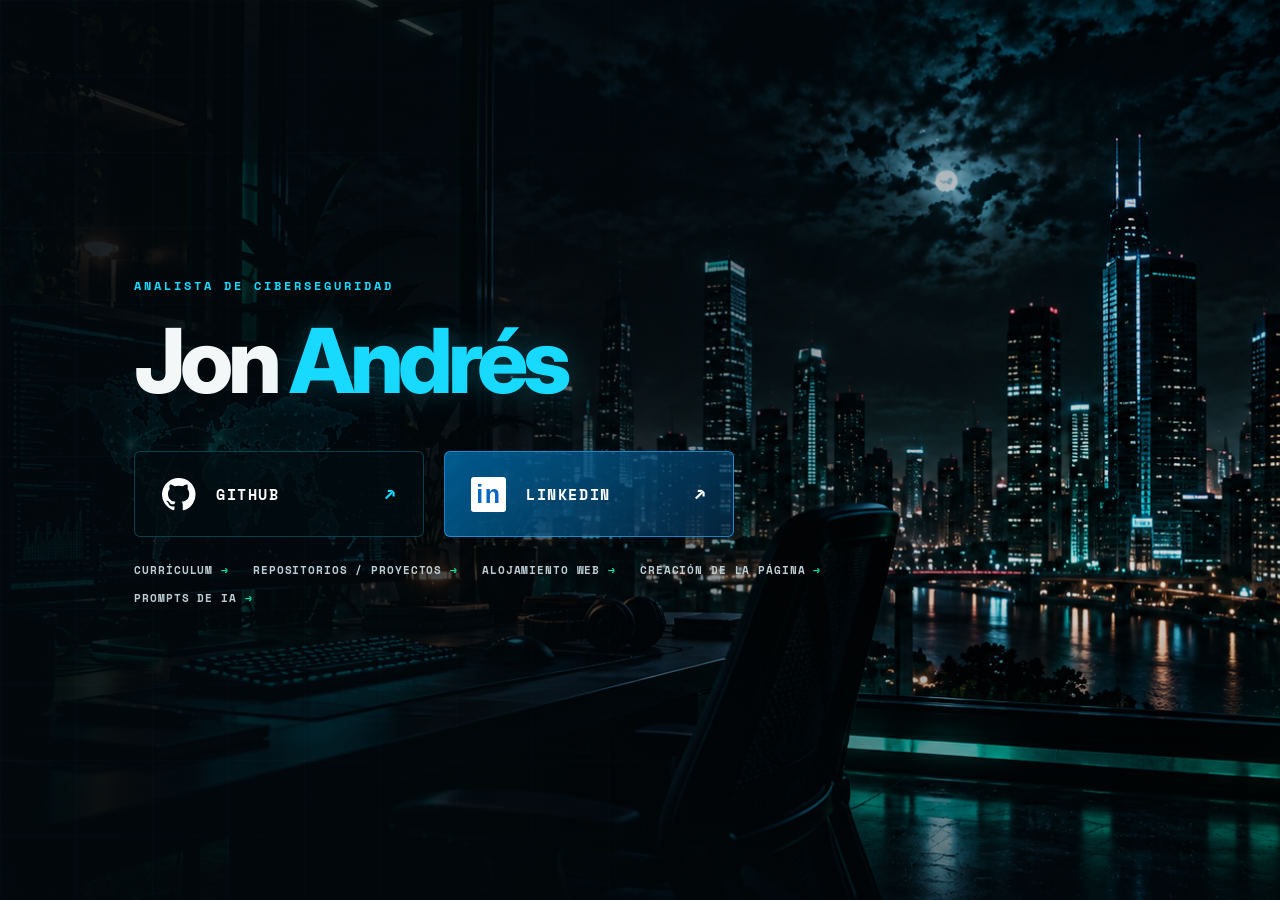
<file: index.html>
<!DOCTYPE html>
<html lang="es">
<head>
  <meta charset="UTF-8">
  <meta name="viewport" content="width=device-width, initial-scale=1.0">
  <meta name="description" content="Portfolio personal de Jon Andrés, Analista de Ciberseguridad.">
  <meta name="theme-color" content="#02080c">
  <title>Jon Andrés | Analista de Ciberseguridad</title>
  <link rel="preconnect" href="https://fonts.googleapis.com">
  <link rel="preconnect" href="https://fonts.gstatic.com" crossorigin>
  <link href="https://fonts.googleapis.com/css2?family=Inter:wght@400;500;600;700;800&family=Space+Mono:wght@400;700&display=swap" rel="stylesheet">
  <link rel="stylesheet" href="style.css">
</head>

<body>
  <main class="hero">
    <div class="hero-background" aria-hidden="true"></div>
    <div class="hero-overlay" aria-hidden="true"></div>
    <div class="hero-grid" aria-hidden="true"></div>

    <section class="hero-content">
      <p class="eyebrow">ANALISTA DE CIBERSEGURIDAD</p>

      <h1>Jon <span>Andrés</span></h1>

      <div class="actions">
        <a class="social-button github" href="https://github.com/jooonw2" target="_blank" rel="noopener noreferrer">
          <span class="github-icon" aria-hidden="true">
            <svg viewBox="0 0 24 24" fill="currentColor">
              <path d="M12 .7a11.3 11.3 0 0 0-3.57 22.02c.57.1.78-.25.78-.55v-2.14c-3.17.69-3.84-1.34-3.84-1.34-.52-1.33-1.27-1.69-1.27-1.69-1.04-.71.08-.7.08-.7 1.15.08 1.75 1.18 1.75 1.18 1.02 1.75 2.68 1.25 3.33.96.1-.74.4-1.25.73-1.54-2.53-.29-5.19-1.27-5.19-5.65 0-1.25.45-2.27 1.18-3.07-.12-.29-.51-1.46.11-3.04 0 0 .96-.31 3.13 1.17a10.86 10.86 0 0 1 5.7 0c2.17-1.48 3.13-1.17 3.13-1.17.62 1.58.23 2.75.11 3.04.73.8 1.18 1.82 1.18 3.07 0 4.39-2.67 5.35-5.21 5.63.41.36.78 1.07.78 2.16v3.2c0 .31.21.66.79.55A11.3 11.3 0 0 0 12 .7Z"/>
            </svg>
          </span>
          <span>GITHUB</span>
          <span class="arrow">↗</span>
        </a>

        <a class="social-button linkedin" href="https://www.linkedin.com/in/jon-a-013b02351/" target="_blank" rel="noopener noreferrer">
          <span class="linkedin-icon" aria-hidden="true">in</span>
          <span>LINKEDIN</span>
          <span class="arrow">↗</span>
        </a>
      </div>

      <nav class="page-links" aria-label="Más información">
        <a href="curriculum.html">CURRÍCULUM <span>→</span></a>
        <a href="proyectos.html">REPOSITORIOS / PROYECTOS <span>→</span></a>
        <a href="alojamiento.html">ALOJAMIENTO WEB <span>→</span></a>
        <a href="sobre.html">CREACIÓN DE LA PÁGINA <span>→</span></a>
        <a href="prompts.html">PROMPTS DE IA <span>→</span></a>
      </nav>
    </section>
  </main>

  <script src="script.js"></script>
</body>
</html>
</file>
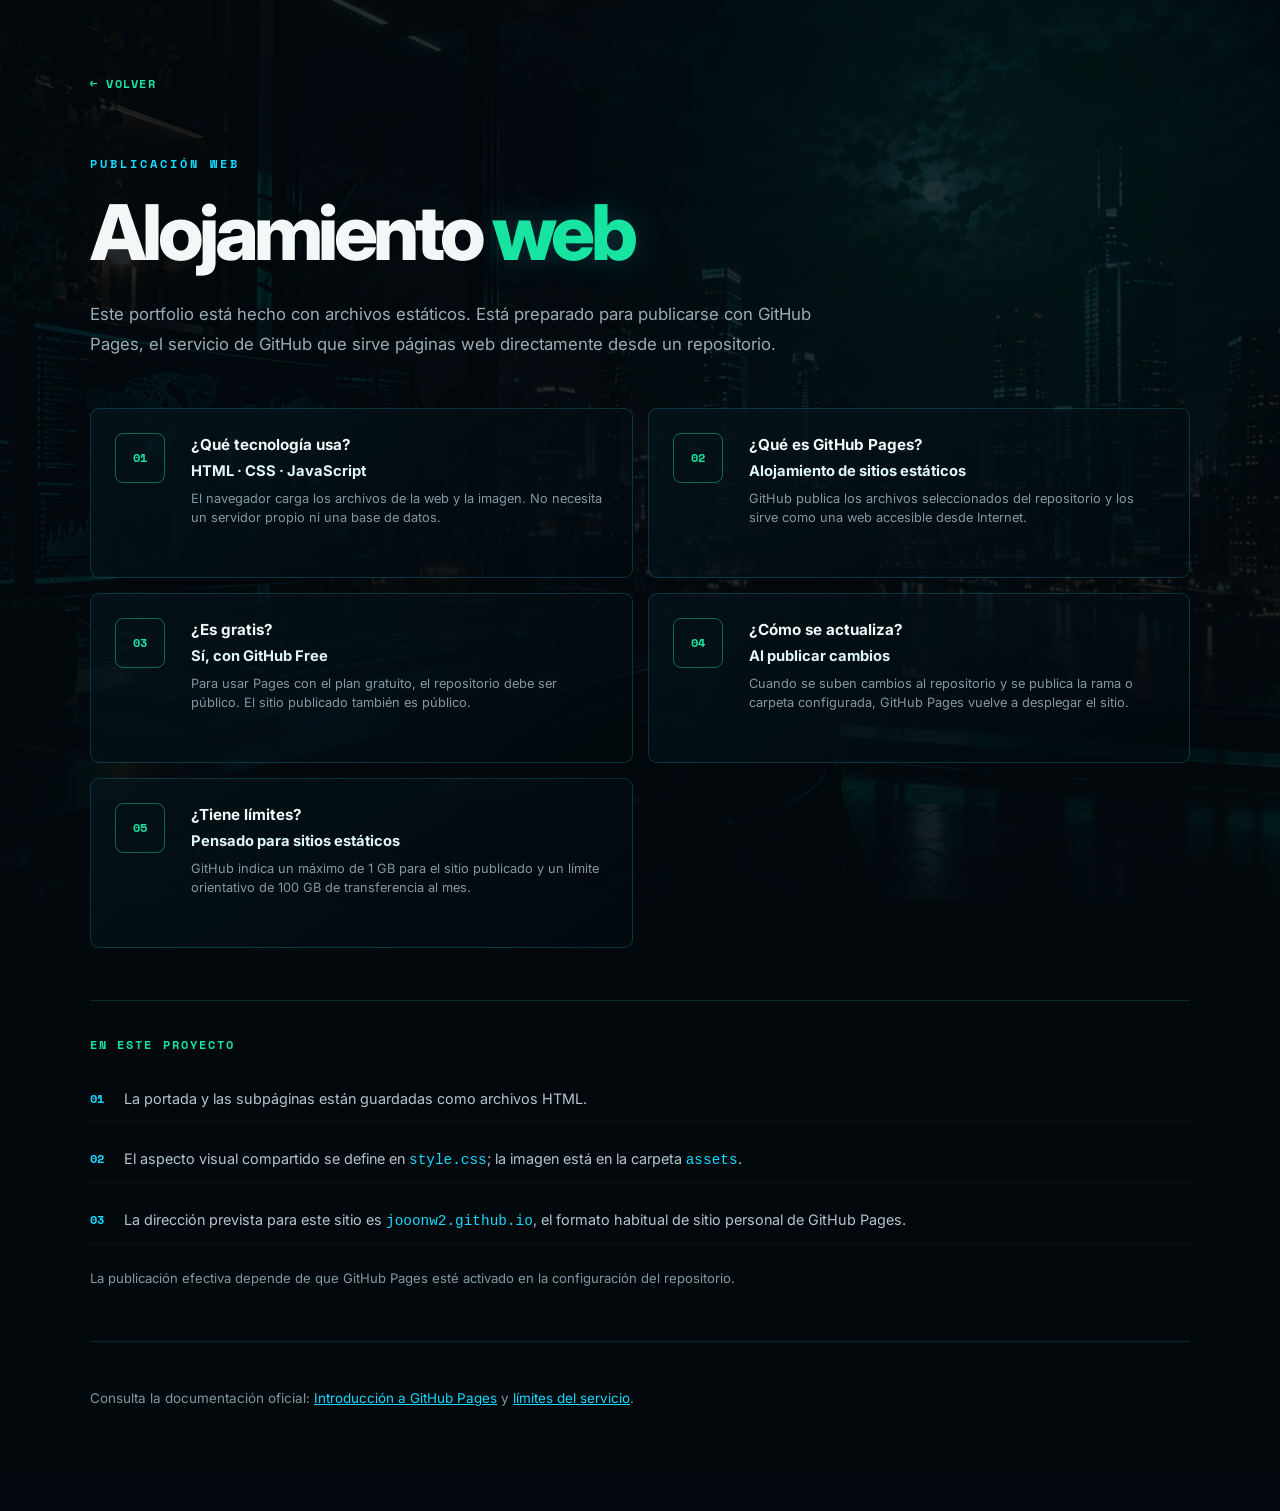
<file: alojamiento.html>
<!DOCTYPE html>
<html lang="es">
<head>
  <meta charset="UTF-8">
  <meta name="viewport" content="width=device-width, initial-scale=1.0">
  <meta name="description" content="Cómo se puede publicar este portfolio estático con GitHub Pages.">
  <meta name="theme-color" content="#02080c">
  <title>Alojamiento web | Jon Andrés</title>
  <link rel="preconnect" href="https://fonts.googleapis.com">
  <link rel="preconnect" href="https://fonts.gstatic.com" crossorigin>
  <link href="https://fonts.googleapis.com/css2?family=Inter:wght@400;500;600;700;800&family=Space+Mono:wght@400;700&display=swap" rel="stylesheet">
  <link rel="stylesheet" href="style.css">
</head>
<body class="about-page">
  <main class="about-wrapper">
    <section class="about-header">
      <a class="back-link" href="index.html">← VOLVER</a>
      <p class="eyebrow">PUBLICACIÓN WEB</p>
      <h1>Alojamiento <span>web</span></h1>
      <p class="about-intro">
        Este portfolio está hecho con archivos estáticos. Está preparado para publicarse
        con GitHub Pages, el servicio de GitHub que sirve páginas web directamente desde
        un repositorio.
      </p>
    </section>

    <section class="cards" aria-label="Detalles del alojamiento">
      <article class="info-card">
        <div class="card-symbol">01</div>
        <div>
          <h2>¿Qué tecnología usa?</h2>
          <strong>HTML · CSS · JavaScript</strong>
          <p>El navegador carga los archivos de la web y la imagen. No necesita un servidor propio ni una base de datos.</p>
        </div>
      </article>
      <article class="info-card">
        <div class="card-symbol">02</div>
        <div>
          <h2>¿Qué es GitHub Pages?</h2>
          <strong>Alojamiento de sitios estáticos</strong>
          <p>GitHub publica los archivos seleccionados del repositorio y los sirve como una web accesible desde Internet.</p>
        </div>
      </article>
      <article class="info-card">
        <div class="card-symbol">03</div>
        <div>
          <h2>¿Es gratis?</h2>
          <strong>Sí, con GitHub Free</strong>
          <p>Para usar Pages con el plan gratuito, el repositorio debe ser público. El sitio publicado también es público.</p>
        </div>
      </article>
      <article class="info-card">
        <div class="card-symbol">04</div>
        <div>
          <h2>¿Cómo se actualiza?</h2>
          <strong>Al publicar cambios</strong>
          <p>Cuando se suben cambios al repositorio y se publica la rama o carpeta configurada, GitHub Pages vuelve a desplegar el sitio.</p>
        </div>
      </article>
      <article class="info-card">
        <div class="card-symbol">05</div>
        <div>
          <h2>¿Tiene límites?</h2>
          <strong>Pensado para sitios estáticos</strong>
          <p>GitHub indica un máximo de 1 GB para el sitio publicado y un límite orientativo de 100 GB de transferencia al mes.</p>
        </div>
      </article>
    </section>

    <section class="process">
      <p class="section-label">EN ESTE PROYECTO</p>
      <div class="timeline">
        <div><span>01</span><p>La portada y las subpáginas están guardadas como archivos HTML.</p></div>
        <div><span>02</span><p>El aspecto visual compartido se define en <code>style.css</code>; la imagen está en la carpeta <code>assets</code>.</p></div>
        <div><span>03</span><p>La dirección prevista para este sitio es <code>jooonw2.github.io</code>, el formato habitual de sitio personal de GitHub Pages.</p></div>
      </div>
      <p class="hosting-note">La publicación efectiva depende de que GitHub Pages esté activado en la configuración del repositorio.</p>
    </section>

    <section class="credits">
      <p>Consulta la documentación oficial: <a href="https://docs.github.com/en/pages/getting-started-with-github-pages" target="_blank" rel="noopener noreferrer">Introducción a GitHub Pages</a> y <a href="https://docs.github.com/en/pages/getting-started-with-github-pages/github-pages-limits" target="_blank" rel="noopener noreferrer">límites del servicio</a>.</p>
    </section>
  </main>
</body>
</html>
</file>
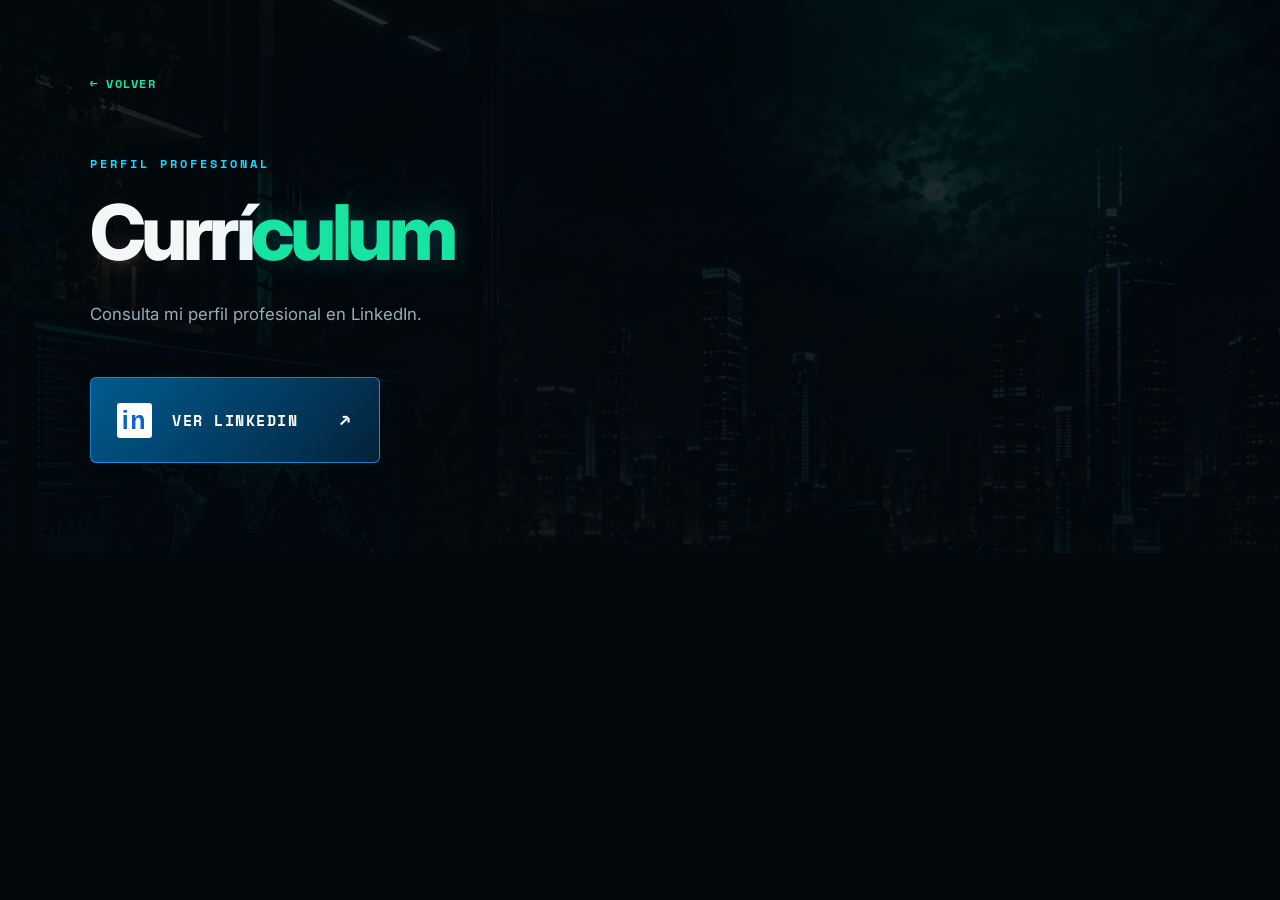
<file: curriculum.html>
<!DOCTYPE html>
<html lang="es">
<head>
  <meta charset="UTF-8">
  <meta name="viewport" content="width=device-width, initial-scale=1.0">
  <meta name="description" content="Acceso al perfil profesional de Jon Andrés en LinkedIn.">
  <meta name="theme-color" content="#02080c">
  <title>Currículum | Jon Andrés</title>
  <link rel="preconnect" href="https://fonts.googleapis.com">
  <link rel="preconnect" href="https://fonts.gstatic.com" crossorigin>
  <link href="https://fonts.googleapis.com/css2?family=Inter:wght@400;500;600;700;800&family=Space+Mono:wght@400;700&display=swap" rel="stylesheet">
  <link rel="stylesheet" href="style.css">
</head>
<body class="about-page">
  <main class="about-wrapper">
    <section class="about-header">
      <a class="back-link" href="index.html">← VOLVER</a>
      <p class="eyebrow">PERFIL PROFESIONAL</p>
      <h1>Currí<span>culum</span></h1>
      <p class="about-intro">Consulta mi perfil profesional en LinkedIn.</p>
      <a class="social-button linkedin profile-link" href="https://www.linkedin.com/in/jon-a-013b02351/" target="_blank" rel="noopener noreferrer">
        <span class="linkedin-icon" aria-hidden="true">in</span>
        <span>VER LINKEDIN</span>
        <span class="arrow">↗</span>
      </a>
    </section>
  </main>
</body>
</html>
</file>
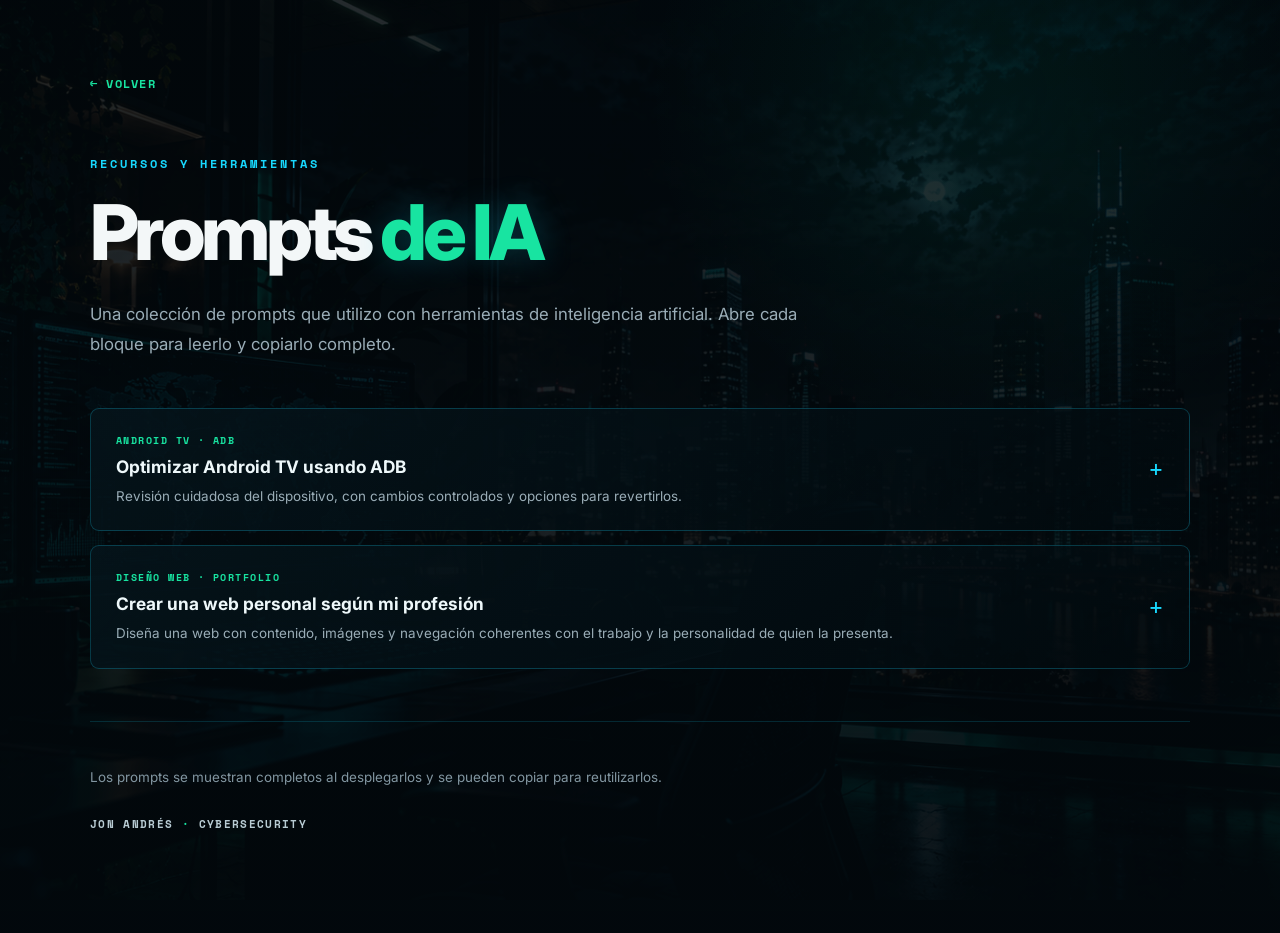
<file: prompts.html>
<!DOCTYPE html>
<html lang="es">
<head>
  <meta charset="UTF-8">
  <meta name="viewport" content="width=device-width, initial-scale=1.0">
  <meta name="description" content="Prompts de inteligencia artificial usados por Jon Andrés.">
  <meta name="theme-color" content="#02080c">
  <title>Prompts de IA | Jon Andrés</title>
  <link rel="preconnect" href="https://fonts.googleapis.com">
  <link rel="preconnect" href="https://fonts.gstatic.com" crossorigin>
  <link href="https://fonts.googleapis.com/css2?family=Inter:wght@400;500;600;700;800&family=Space+Mono:wght@400;700&display=swap" rel="stylesheet">
  <link rel="stylesheet" href="style.css">
</head>
<body class="about-page">
  <main class="about-wrapper">
    <section class="about-header">
      <a class="back-link" href="index.html">← VOLVER</a>
      <p class="eyebrow">RECURSOS Y HERRAMIENTAS</p>
      <h1>Prompts <span>de IA</span></h1>
      <p class="about-intro">
        Una colección de prompts que utilizo con herramientas de inteligencia artificial.
        Abre cada bloque para leerlo y copiarlo completo.
      </p>
    </section>

    <section class="prompt-library" aria-label="Colección de prompts">
      <details class="prompt-entry">
        <summary>
          <div>
            <span class="prompt-category">ANDROID TV · ADB</span>
            <h2>Optimizar Android TV usando ADB</h2>
            <p class="prompt-preview">Revisión cuidadosa del dispositivo, con cambios controlados y opciones para revertirlos.</p>
          </div>
        </summary>
        <div class="prompt-content">
          <div class="prompt-content-head">
            <p>PROMPT COMPLETO</p>
            <button class="copy-prompt" type="button" data-copy-target="prompt-android">COPIAR PROMPT</button>
          </div>
          <pre class="prompt-text" id="prompt-android">Quiero que optimices mi Android TV usando ADB. Guíame y ejecuta los cambios que permita tu entorno.

OBJETIVOS
- Mejorar la respuesta y reducir la carga de la pantalla principal.
- Quitar anuncios, recomendaciones y rastreo que se puedan desactivar con seguridad.
- Desinstalar o desactivar aplicaciones que no uso.
- Conservar las cuentas, sesiones y datos de Netflix, YouTube, Prime Video, Movistar+ y cualquier otra app que te indique.
- No cambies el DNS, no borres datos de aplicaciones y no hagas restablecimientos de fábrica.

CONEXIÓN
1. Si ADB no está instalado, instala las Android Platform Tools desde una fuente oficial y dime dónde quedó el ejecutable.
2. Pídeme la IP del televisor si no te la he dado. La conexión suele usar el puerto 5555, pero comprueba el método y el estado del dispositivo.
3. Conecta por ADB y verifica que el televisor autorizó la conexión. Si aparece una solicitud de autorización en la TV, espera a que yo la acepte.
4. Antes de modificar nada, identifica el fabricante, modelo, versión de Android y usuario activo. Guarda una lista de los paquetes instalados y el estado inicial de los paquetes que planeas cambiar.
5. Si no puedes acceder al dispositivo, explícame qué debo habilitar en las opciones de desarrollador y qué mensaje debería aceptar en la TV. No afirmes que estás conectado hasta verificarlo.

REVISIÓN Y CAMBIOS
- Primero inspecciona el launcher, las recomendaciones, los canales de contenido y las aplicaciones instaladas. Preséntame una lista breve de los cambios propuestos y separa:
  A) ajustes reversibles;
  B) desinstalaciones solo para el usuario actual;
  C) acciones que podrían afectar funciones del sistema.
- No elimines ni desactives una app basándote solo en su nombre. Comprueba el paquete y su función en este modelo.
- Conserva siempre las aplicaciones que yo diga que uso y sus cuentas/datos.
- Desactiva recomendaciones, vistas previas de vídeo/audio y canales promocionales desde los ajustes del launcher cuando sea posible.
- Desactiva componentes de publicidad o analítica solo si confirmas qué paquete es y que es seguro para este modelo.
- Para aplicaciones prescindibles, prefiere `pm uninstall --user 0` o deshabilitarlas para el usuario actual; no borres el APK del sistema ni los datos compartidos.
- No borres datos ni cachés de apps sin preguntarme antes. No desinstales componentes de accesibilidad, teclado, entrada, red, actualizaciones, configuración, launcher o servicios compartidos sin explicar el impacto y obtener mi aprobación.
- Si propusiera eliminar una app que podría contener sesiones o datos importantes, detente y consúltame.
- Puedes sugerir reducir las escalas de animación, pero registra los valores originales para poder restaurarlos.
- No hagas cambios de DNS, VPN, proxy, firewall o bloqueo de red.

VERIFICACIÓN Y ENTREGA
- Aplica únicamente los cambios que yo autorice.
- Verifica cada comando y su resultado; después reinicia solo si hace falta y comprueba que el televisor arranca, que el launcher funciona y que mis aplicaciones principales siguen instaladas.
- Si un cambio causa problemas, revierte ese cambio cuando sea posible.
- Al terminar, dame un resumen con: paquetes desactivados o desinstalados para el usuario, ajustes modificados, estado de conexión, comprobaciones realizadas y limitaciones que sigan pendientes.
- Distingue claramente entre “desinstalado para el usuario” y “eliminado del sistema”; no digas que algo se borró por completo si solo se quitó para el usuario actual.
- No ejecutes tareas periódicas ni automatizaciones. Haz los cambios durante esta sesión.</pre>
        </div>
      </details>

      <details class="prompt-entry">
        <summary>
          <div>
            <span class="prompt-category">DISEÑO WEB · PORTFOLIO</span>
            <h2>Crear una web personal según mi profesión</h2>
            <p class="prompt-preview">Diseña una web con contenido, imágenes y navegación coherentes con el trabajo y la personalidad de quien la presenta.</p>
          </div>
        </summary>
        <div class="prompt-content">
          <div class="prompt-content-head">
            <p>PROMPT COMPLETO</p>
            <button class="copy-prompt" type="button" data-copy-target="prompt-web-personal">COPIAR PROMPT</button>
          </div>
          <pre class="prompt-text" id="prompt-web-personal">Quiero que crees una web personal o portfolio para mí, con un diseño cuidado y relacionado con mi profesión. Trabaja en el proyecto que tengas abierto y adapta la web a mis datos, objetivos y preferencias.

DATOS PARA PERSONALIZAR
- Nombre o nombre profesional: [ESCRIBE AQUÍ]
- Profesión o sector: [ESCRIBE AQUÍ]
- A quién quiero dirigirme: [ESCRIBE AQUÍ]
- Qué quiero conseguir con la web: [ESCRIBE AQUÍ]
- Enlaces que quiero mostrar: [LINKEDIN, GITHUB, OTROS]
- Información que sí quiero publicar: [ESCRIBE AQUÍ]
- Preferencias visuales o ejemplos: [OPCIONAL]

Si falta algún dato importante, pregúntame de forma breve antes de inventarlo. Puedes resolver por tu cuenta las decisiones pequeñas de diseño y explicarme las suposiciones relevantes.

DISEÑO Y ESTILO
- Antes de diseñar, identifica qué elementos visuales, colores, tipografías e imágenes encajan con mi profesión, mi público y el objetivo de la web.
- Haz que la portada, el fondo, los iconos, las ilustraciones, las tarjetas y los botones tengan relación con mi ámbito profesional. Evita las imágenes genéricas que podrían pertenecer a cualquier web.
- Usa primero los recursos que ya existan en el proyecto. Si hacen falta imágenes nuevas y tu entorno permite crearlas, prepara recursos adecuados para el sector y guárdalos en la carpeta de recursos del proyecto.
- No uses una foto de una persona como si fuera yo, ni inventes logros, estudios, experiencia, clientes o proyectos.
- Mantén una apariencia clara, profesional y coherente en todas las páginas. Cuida el contraste, la legibilidad y el espacio en pantalla.

ESTRUCTURA Y CONTENIDO
- Crea una portada que explique en pocos segundos quién soy, a qué me dedico y cómo acceder a la información relevante.
- Elige el menú y las páginas según el contenido real que te proporcione. Usa una sola página si hay poco contenido; crea subpáginas si los textos son extensos o pertenecen a temas distintos.
- Cada opción del menú debe llevar a una sección o página útil y funcionar correctamente. No añadas apartados vacíos ni contenido de relleno.
- Escribe en español claro, salvo que te pida otro idioma. Mantén los textos breves y centrados en la persona que visita la web.
- Incluye botones de contacto o perfiles solo para los enlaces que te haya dado y que quiera publicar. No inventes direcciones ni datos de contacto.

PRIVACIDAD Y TECNOLOGÍA
- La web será pública: muestra únicamente los datos que te indique expresamente para publicar. No añadas dirección, teléfono, cuentas, sesiones ni información personal privada.
- Revisa los archivos existentes antes de editarlos y conserva el contenido útil. No borres ni sustituyas trabajo previo sin explicármelo.
- Adapta la solución al proyecto. Si es una web sencilla, prefiere HTML, CSS y JavaScript sin dependencias innecesarias y déjala compatible con GitHub Pages.
- Asegúrate de que se vea bien en móvil y escritorio, que los enlaces funcionen, que las imágenes tengan texto alternativo cuando corresponda y que se pueda navegar con teclado.
- Deja la web lista para previsualizar localmente. No la publiques, no subas cambios a GitHub ni hagas un commit sin que te lo pida.

ENTREGA
- Implementa la web en los archivos del proyecto y resume qué páginas y elementos has creado o modificado.
- Indícame cómo abrir una vista previa local y qué datos o enlaces siguen pendientes de mi parte.
- Si alguna función no puede comprobarse en tu entorno, dilo claramente en el resumen.</pre>
        </div>
      </details>
    </section>

    <section class="credits">
      <p>Los prompts se muestran completos al desplegarlos y se pueden copiar para reutilizarlos.</p>
      <p class="signature">JON ANDRÉS <span>·</span> CYBERSECURITY</p>
    </section>
  </main>
  <script src="script.js"></script>
</body>
</html>
</file>
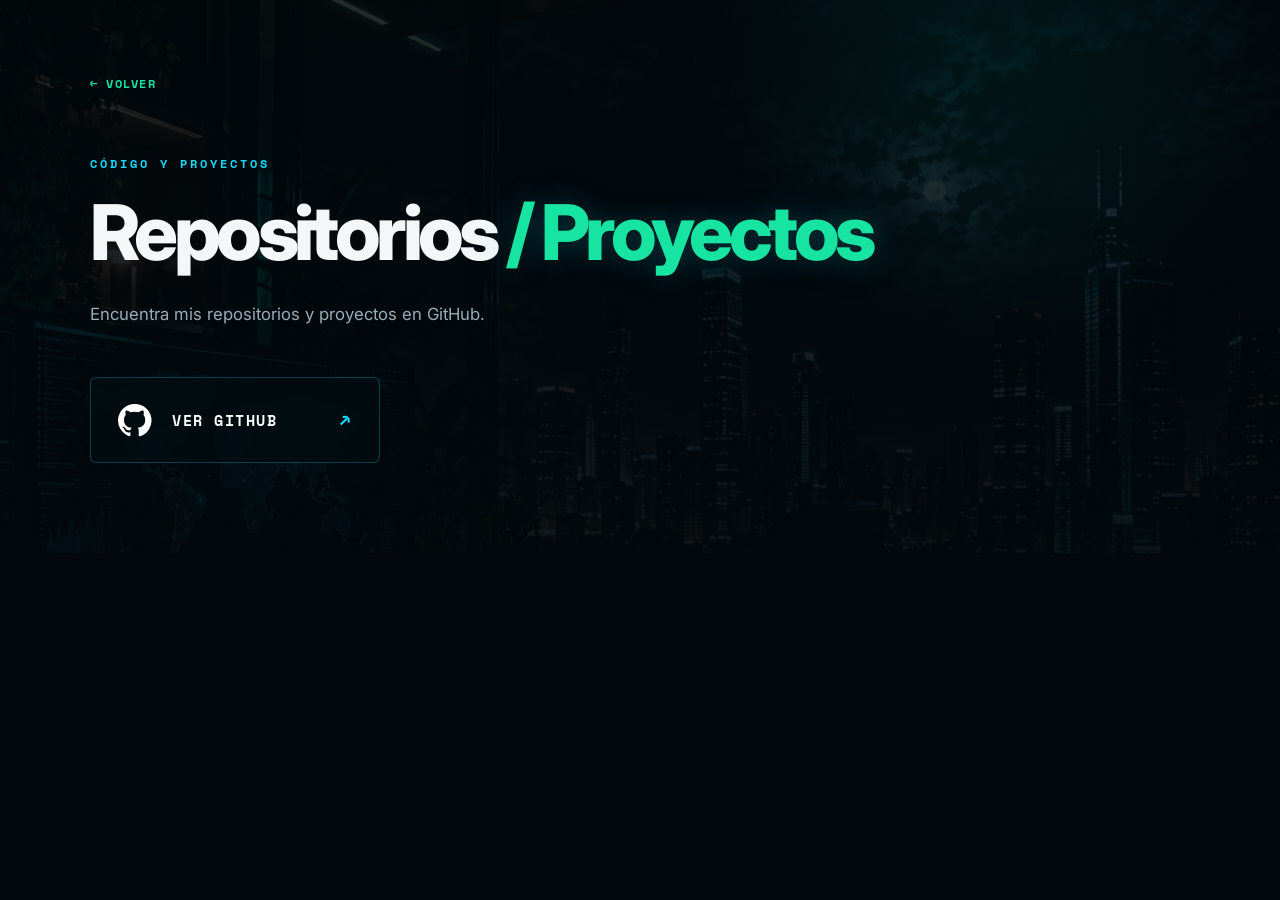
<file: proyectos.html>
<!DOCTYPE html>
<html lang="es">
<head>
  <meta charset="UTF-8">
  <meta name="viewport" content="width=device-width, initial-scale=1.0">
  <meta name="description" content="Acceso a los repositorios y proyectos de Jon Andrés en GitHub.">
  <meta name="theme-color" content="#02080c">
  <title>Repositorios / Proyectos | Jon Andrés</title>
  <link rel="preconnect" href="https://fonts.googleapis.com">
  <link rel="preconnect" href="https://fonts.gstatic.com" crossorigin>
  <link href="https://fonts.googleapis.com/css2?family=Inter:wght@400;500;600;700;800&family=Space+Mono:wght@400;700&display=swap" rel="stylesheet">
  <link rel="stylesheet" href="style.css">
</head>
<body class="about-page">
  <main class="about-wrapper">
    <section class="about-header">
      <a class="back-link" href="index.html">← VOLVER</a>
      <p class="eyebrow">CÓDIGO Y PROYECTOS</p>
      <h1>Repositorios <span>/ Proyectos</span></h1>
      <p class="about-intro">Encuentra mis repositorios y proyectos en GitHub.</p>
      <a class="social-button profile-link" href="https://github.com/jooonw2" target="_blank" rel="noopener noreferrer">
        <span class="github-icon" aria-hidden="true">
          <svg viewBox="0 0 24 24" fill="currentColor"><path d="M12 .7a11.3 11.3 0 0 0-3.57 22.02c.57.1.78-.25.78-.55v-2.14c-3.17.69-3.84-1.34-3.84-1.34-.52-1.33-1.27-1.69-1.27-1.69-1.04-.71.08-.7.08-.7 1.15.08 1.75 1.18 1.75 1.18 1.02 1.75 2.68 1.25 3.33.96.1-.74.4-1.25.73-1.54-2.53-.29-5.19-1.27-5.19-5.65 0-1.25.45-2.27 1.18-3.07-.12-.29-.51-1.46.11-3.04 0 0 .96-.31 3.13 1.17a10.86 10.86 0 0 1 5.7 0c2.17-1.48 3.13-1.17 3.13-1.17.62 1.58.23 2.75.11 3.04.73.8 1.18 1.82 1.18 3.07 0 4.39-2.67 5.35-5.21 5.63.41.36.78 1.07.78 2.16v3.2c0 .31.21.66.79.55A11.3 11.3 0 0 0 12 .7Z"/></svg>
        </span>
        <span>VER GITHUB</span>
        <span class="arrow">↗</span>
      </a>
    </section>
  </main>
</body>
</html>
</file>
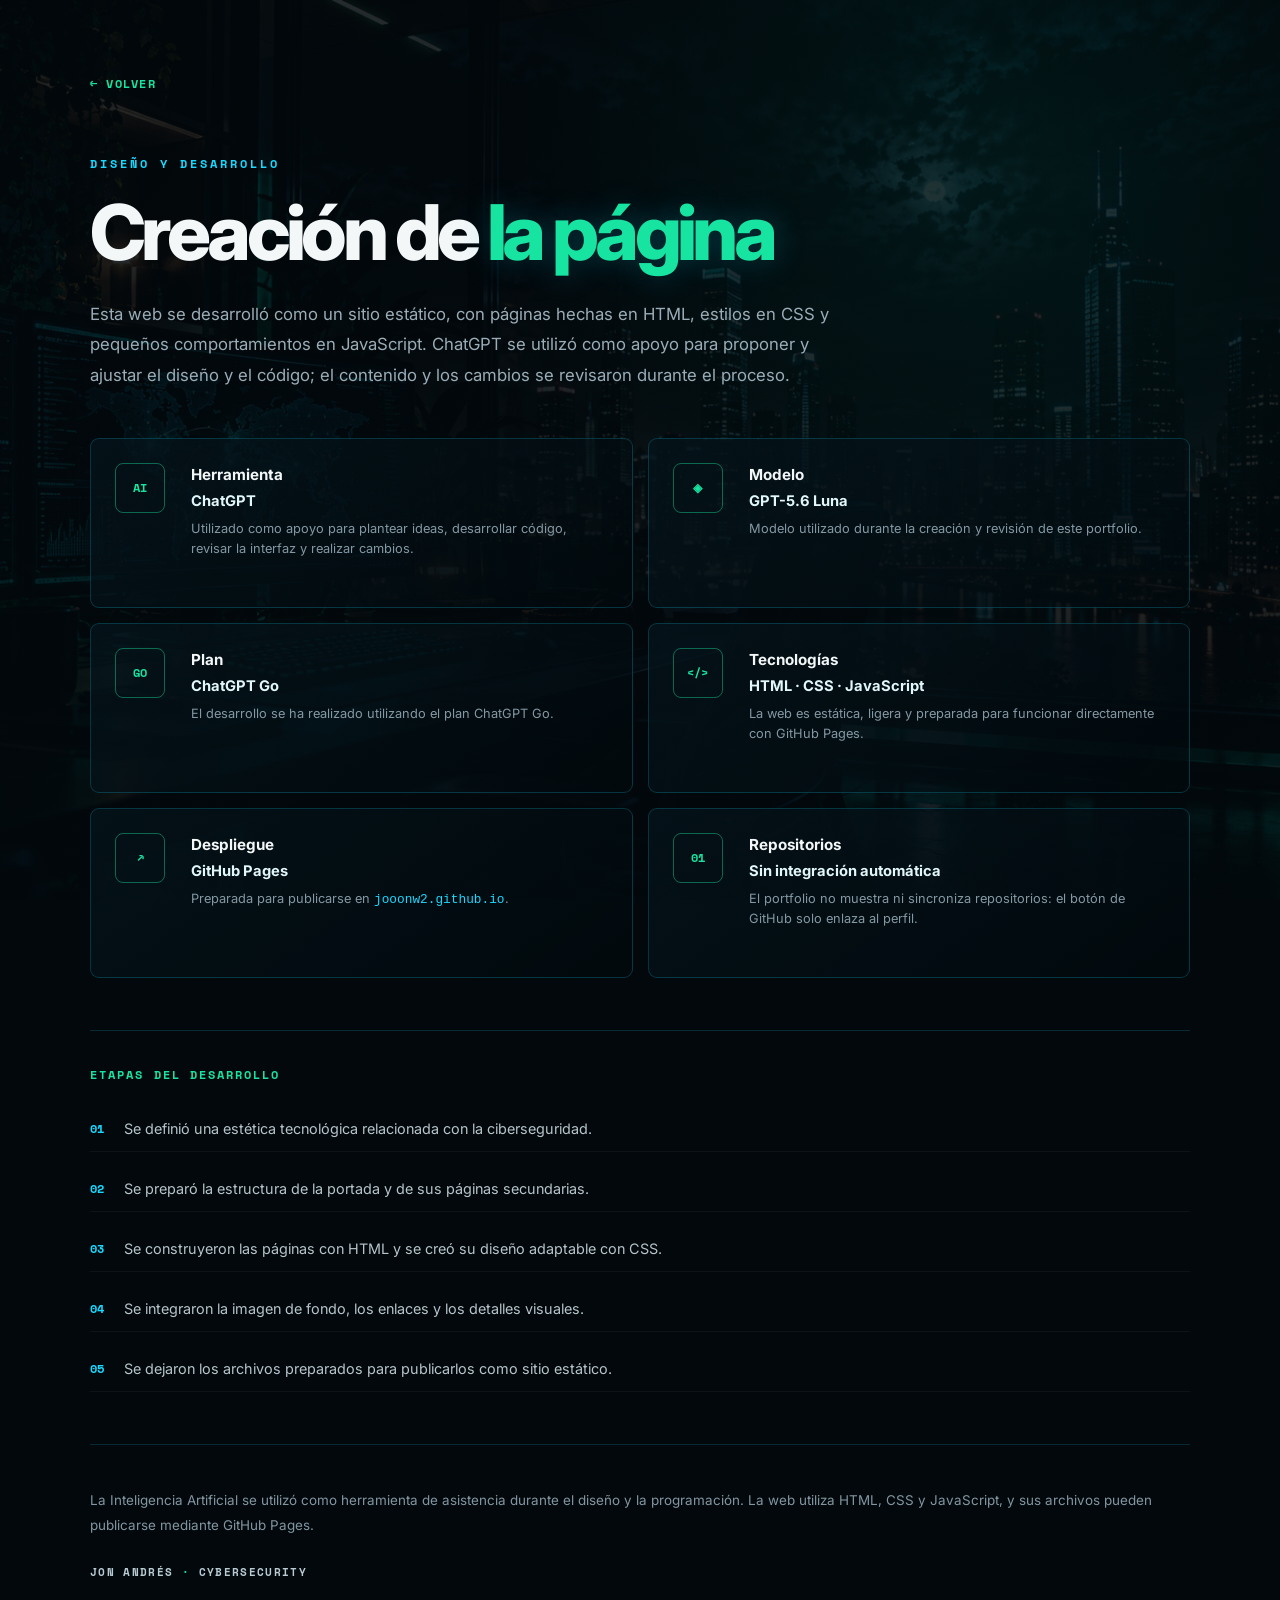
<file: sobre.html>
<!DOCTYPE html>
<html lang="es">
<head>
  <meta charset="UTF-8">
  <meta name="viewport" content="width=device-width, initial-scale=1.0">
  <meta name="description" content="Información sobre el desarrollo del portfolio de Jon Andrés.">
  <meta name="theme-color" content="#02080c">
  <title>Creación de la página | Jon Andrés</title>
  <link rel="preconnect" href="https://fonts.googleapis.com">
  <link rel="preconnect" href="https://fonts.gstatic.com" crossorigin>
  <link href="https://fonts.googleapis.com/css2?family=Inter:wght@400;500;600;700;800&family=Space+Mono:wght@400;700&display=swap" rel="stylesheet">
  <link rel="stylesheet" href="style.css">
</head>

<body class="about-page">
  <main class="about-wrapper">
    <section class="about-header">
      <a class="back-link" href="index.html">← VOLVER</a>
      <p class="eyebrow">DISEÑO Y DESARROLLO</p>
      <h1>Creación de <span>la página</span></h1>
      <p class="about-intro">
        Esta web se desarrolló como un sitio estático, con páginas hechas en HTML,
        estilos en CSS y pequeños comportamientos en JavaScript. ChatGPT se utilizó
        como apoyo para proponer y ajustar el diseño y el código; el contenido y los
        cambios se revisaron durante el proceso.
      </p>
    </section>

    <section class="cards">
      <article class="info-card">
        <div class="card-symbol">AI</div>
        <div>
          <h2>Herramienta</h2>
          <strong>ChatGPT</strong>
          <p>Utilizado como apoyo para plantear ideas, desarrollar código, revisar la interfaz y realizar cambios.</p>
        </div>
      </article>

      <article class="info-card">
        <div class="card-symbol">◈</div>
        <div>
          <h2>Modelo</h2>
          <strong>GPT-5.6 Luna</strong>
          <p>Modelo utilizado durante la creación y revisión de este portfolio.</p>
        </div>
      </article>

      <article class="info-card">
        <div class="card-symbol">GO</div>
        <div>
          <h2>Plan</h2>
          <strong>ChatGPT Go</strong>
          <p>El desarrollo se ha realizado utilizando el plan ChatGPT Go.</p>
        </div>
      </article>

      <article class="info-card">
        <div class="card-symbol">&lt;/&gt;</div>
        <div>
          <h2>Tecnologías</h2>
          <strong>HTML · CSS · JavaScript</strong>
          <p>La web es estática, ligera y preparada para funcionar directamente con GitHub Pages.</p>
        </div>
      </article>

      <article class="info-card">
        <div class="card-symbol">↗</div>
        <div>
          <h2>Despliegue</h2>
          <strong>GitHub Pages</strong>
          <p>Preparada para publicarse en <code>jooonw2.github.io</code>.</p>
        </div>
      </article>

      <article class="info-card">
        <div class="card-symbol">01</div>
        <div>
          <h2>Repositorios</h2>
          <strong>Sin integración automática</strong>
          <p>El portfolio no muestra ni sincroniza repositorios: el botón de GitHub solo enlaza al perfil.</p>
        </div>
      </article>
    </section>

    <section class="process">
      <p class="section-label">ETAPAS DEL DESARROLLO</p>
      <div class="timeline">
        <div><span>01</span><p>Se definió una estética tecnológica relacionada con la ciberseguridad.</p></div>
        <div><span>02</span><p>Se preparó la estructura de la portada y de sus páginas secundarias.</p></div>
        <div><span>03</span><p>Se construyeron las páginas con HTML y se creó su diseño adaptable con CSS.</p></div>
        <div><span>04</span><p>Se integraron la imagen de fondo, los enlaces y los detalles visuales.</p></div>
        <div><span>05</span><p>Se dejaron los archivos preparados para publicarlos como sitio estático.</p></div>
      </div>
    </section>

    <section class="credits">
      <p>
        La Inteligencia Artificial se utilizó como herramienta de asistencia durante el
        diseño y la programación. La web utiliza HTML, CSS y JavaScript, y sus archivos
        pueden publicarse mediante GitHub Pages.
      </p>
      <p class="signature">JON ANDRÉS <span>·</span> CYBERSECURITY</p>
    </section>
  </main>
</body>
</html>
</file>
<file: style.css>
* { box-sizing: border-box; }

:root {
  --bg: #02080c;
  --text: #f3f7f8;
  --muted: #9aadb7;
  --cyan: #18d9ff;
  --green: #18e4a1;
  --line: rgba(24, 217, 255, .25);
}

html, body {
  margin: 0;
  min-height: 100%;
  background: var(--bg);
  color: var(--text);
  font-family: "Inter", sans-serif;
}

body { overflow-x: hidden; }

.hero {
  min-height: 100svh;
  position: relative;
  isolation: isolate;
  display: flex;
  align-items: center;
  overflow: hidden;
}

.hero-background {
  position: absolute;
  inset: 0;
  z-index: -3;
  background: url("assets/cybersecurity-background.png") center / cover no-repeat;
  transform: scale(1.04);
}

.hero-overlay {
  position: absolute;
  inset: 0;
  z-index: -2;
  background:
    linear-gradient(90deg, rgba(2,8,12,.93) 0%, rgba(2,8,12,.72) 37%, rgba(2,8,12,.12) 77%),
    linear-gradient(0deg, rgba(2,8,12,.48), transparent 35%, rgba(2,8,12,.16));
}

.hero-grid {
  position: absolute;
  inset: 0;
  z-index: -1;
  opacity: .14;
  background-image:
    linear-gradient(rgba(24,217,255,.16) 1px, transparent 1px),
    linear-gradient(90deg, rgba(24,217,255,.16) 1px, transparent 1px);
  background-size: 76px 76px;
  mask-image: linear-gradient(90deg, black, transparent 85%);
}

.hero-content {
  position: relative;
  z-index: 2;
  width: min(760px, 88vw);
  margin-left: clamp(6vw, 10.5vw, 165px);
  margin-top: -2vh;
}

.eyebrow {
  margin: 0 0 24px;
  color: var(--cyan);
  font: 700 .78rem "Space Mono", monospace;
  letter-spacing: .24em;
}

h1 {
  margin: 0;
  font-size: clamp(4rem, 7vw, 7rem);
  line-height: .94;
  letter-spacing: -.06em;
  font-weight: 800;
}

h1 span {
  color: var(--cyan);
  text-shadow: 0 0 32px rgba(24,217,255,.22);
}

.actions {
  display: flex;
  gap: 20px;
  margin-top: 48px;
}

.social-button {
  width: 290px;
  height: 86px;
  display: flex;
  align-items: center;
  gap: 20px;
  padding: 0 26px;
  border: 1px solid var(--line);
  border-radius: 6px;
  color: #fff;
  text-decoration: none;
  font: 700 .95rem "Space Mono", monospace;
  letter-spacing: .1em;
  background: rgba(2,13,18,.65);
  backdrop-filter: blur(9px);
  transition: transform .2s ease, border-color .2s ease, box-shadow .2s ease;
}

.social-button:hover {
  transform: translateY(-4px);
  border-color: var(--cyan);
  box-shadow: 0 15px 42px rgba(0,190,255,.16);
}

.social-button.linkedin {
  background: linear-gradient(135deg, rgba(0,115,181,.78), rgba(5,44,76,.72));
  border-color: rgba(32,167,255,.7);
}

.github-icon, .github-icon svg {
  width: 35px;
  height: 35px;
}

.linkedin-icon {
  width: 35px;
  height: 35px;
  display: grid;
  place-items: center;
  border-radius: 3px;
  background: #fff;
  color: #0a66c2;
  font: 800 25px/1 Arial, sans-serif;
}

.arrow {
  margin-left: auto;
  color: var(--cyan);
  font-size: 1.2rem;
}

.linkedin .arrow { color: #fff; }

.page-links {
  display: flex;
  flex-wrap: wrap;
  gap: 12px 24px;
  margin-top: 25px;
}

.page-links a {
  color: #bdcdd4;
  text-decoration: none;
  font: 700 .69rem "Space Mono", monospace;
  letter-spacing: .08em;
  transition: color .2s ease;
}

.page-links a:hover { color: var(--green); }
.page-links span { color: var(--green); }

/* -------------------------
   SUBPÁGINA
------------------------- */

.about-page {
  background:
    radial-gradient(circle at 78% 10%, rgba(0,210,170,.07), transparent 27%),
    linear-gradient(rgba(2,8,12,.86), rgba(2,8,12,.94)),
    url("assets/cybersecurity-background.png") center / cover no-repeat fixed,
    #02080c;
}

.about-wrapper {
  width: min(1100px, 88vw);
  margin: 0 auto;
  padding: 8vh 0 10vh;
}

.back-link {
  display: inline-block;
  margin-bottom: 62px;
  color: var(--green);
  text-decoration: none;
  font: 700 .76rem "Space Mono", monospace;
  letter-spacing: .1em;
}

.about-header h1 {
  font-size: clamp(3.4rem, 6vw, 6rem);
}

.about-header h1 span { color: var(--green); }

.about-intro {
  max-width: 760px;
  margin: 30px 0 48px;
  color: var(--muted);
  font-size: 1.05rem;
  line-height: 1.8;
}

.profile-link {
  margin-top: 4px;
}

.cards {
  display: grid;
  grid-template-columns: repeat(2, minmax(0, 1fr));
  gap: 15px;
}

.info-card {
  min-height: 170px;
  display: grid;
  grid-template-columns: 58px 1fr;
  gap: 18px;
  padding: 24px;
  border: 1px solid rgba(24,217,255,.2);
  border-radius: 9px;
  background: linear-gradient(145deg, rgba(5,20,27,.8), rgba(2,10,14,.55));
  transition: transform .2s ease, border-color .2s ease;
}

.info-card:hover {
  transform: translateY(-2px);
  border-color: rgba(24,228,161,.42);
}

.card-symbol {
  width: 50px;
  height: 50px;
  display: grid;
  place-items: center;
  border: 1px solid rgba(24,228,161,.42);
  border-radius: 8px;
  color: var(--green);
  font: 700 .75rem "Space Mono", monospace;
}

.info-card h2 {
  margin: 2px 0 8px;
  font-size: .95rem;
}

.info-card strong {
  display: block;
  color: #e1f7fa;
  font-size: .92rem;
}

.info-card p {
  margin: 9px 0 0;
  color: #8498a3;
  font-size: .8rem;
  line-height: 1.55;
}

code { color: var(--cyan); }

.process {
  margin-top: 52px;
  padding-top: 35px;
  border-top: 1px solid rgba(24,217,255,.16);
}

.section-label {
  margin: 0 0 23px;
  color: var(--green);
  font: 700 .72rem "Space Mono", monospace;
  letter-spacing: .18em;
}

.timeline {
  display: grid;
  gap: 14px;
}

.timeline div {
  display: flex;
  align-items: center;
  gap: 20px;
  padding: 14px 0;
  border-bottom: 1px solid rgba(255,255,255,.045);
}

.timeline span {
  color: var(--cyan);
  font: 700 .72rem "Space Mono", monospace;
}

.timeline p {
  margin: 0;
  color: #b6c5cb;
  font-size: .9rem;
}

.credits {
  margin-top: 52px;
  padding: 30px 0 0;
  border-top: 1px solid rgba(24,217,255,.16);
  color: #8296a1;
  font-size: .84rem;
  line-height: 1.8;
}

.credits strong { color: #dce9ee; }
.credits a { color: var(--cyan); }

.hosting-note {
  margin: 24px 0 0;
  color: #8498a3;
  font-size: .82rem;
  line-height: 1.65;
}

.prompt-library {
  display: grid;
  gap: 14px;
  margin-top: 8px;
}

.prompt-entry {
  overflow: hidden;
  border: 1px solid rgba(24,217,255,.23);
  border-radius: 9px;
  background: linear-gradient(145deg, rgba(5,20,27,.88), rgba(2,10,14,.72));
  transition: border-color .2s ease;
}

.prompt-entry:hover,
.prompt-entry[open] {
  border-color: rgba(24,228,161,.5);
}

.prompt-entry summary {
  display: grid;
  grid-template-columns: minmax(0, 1fr) auto;
  align-items: center;
  gap: 18px;
  padding: 23px 25px;
  cursor: pointer;
  list-style: none;
}

.prompt-entry summary::-webkit-details-marker { display: none; }

.prompt-entry summary::after {
  content: "+";
  color: var(--cyan);
  font: 400 1.6rem "Space Mono", monospace;
}

.prompt-entry[open] summary::after { content: "−"; }

.prompt-category {
  display: block;
  margin-bottom: 8px;
  color: var(--green);
  font: 700 .65rem "Space Mono", monospace;
  letter-spacing: .14em;
}

.prompt-entry h2 {
  margin: 0;
  color: #eef8fa;
  font-size: 1.08rem;
}

.prompt-preview {
  margin: 9px 0 0;
  color: var(--muted);
  font-size: .84rem;
  line-height: 1.6;
}

.prompt-content {
  padding: 0 25px 25px;
}

.prompt-content-head {
  display: flex;
  align-items: center;
  justify-content: space-between;
  gap: 16px;
  margin-bottom: 14px;
}

.prompt-content-head p {
  margin: 0;
  color: #8fa4ad;
  font: 700 .68rem "Space Mono", monospace;
  letter-spacing: .1em;
}

.copy-prompt {
  min-height: 42px;
  padding: 0 15px;
  border: 1px solid rgba(24,217,255,.4);
  border-radius: 5px;
  background: rgba(24,217,255,.08);
  color: #e9fbff;
  cursor: pointer;
  font: 700 .66rem "Space Mono", monospace;
  letter-spacing: .07em;
  transition: background .2s ease, border-color .2s ease;
}

.copy-prompt:hover,
.copy-prompt.is-copied {
  border-color: var(--green);
  background: rgba(24,228,161,.12);
}

.prompt-text {
  max-height: 68vh;
  overflow: auto;
  margin: 0;
  padding: 20px;
  border: 1px solid rgba(255,255,255,.08);
  border-radius: 6px;
  background: rgba(0,0,0,.24);
  color: #c6d4da;
  font: 400 .82rem/1.75 "Inter", sans-serif;
  white-space: pre-wrap;
  overflow-wrap: anywhere;
}

.signature {
  margin-top: 26px;
  color: #b8cbd3;
  font: 700 .7rem "Space Mono", monospace;
  letter-spacing: .12em;
}

.signature span { color: var(--green); }

@media (max-width: 900px) {
  .hero {
    align-items: flex-end;
    padding: 14vh 0 9vh;
  }

  .hero-background {
    background-position: 42% center;
  }

  .hero-overlay {
    background:
      linear-gradient(90deg, rgba(2,8,12,.94), rgba(2,8,12,.58)),
      linear-gradient(0deg, rgba(2,8,12,.78), transparent 55%);
  }

  .hero-content {
    margin: auto;
  }

  .actions {
    flex-wrap: wrap;
  }

  .social-button {
    flex: 1 1 250px;
  }
}

@media (max-width: 650px) {
  .hero {
    padding-bottom: 10vh;
  }

  .hero-content {
    width: 86vw;
  }

  .eyebrow {
    font-size: .67rem;
    letter-spacing: .15em;
  }

  h1 {
    font-size: clamp(3.4rem, 16vw, 5rem);
  }

  .actions {
    display: grid;
    gap: 12px;
    margin-top: 35px;
  }

  .social-button {
    width: 100%;
    height: 72px;
  }

  .about-wrapper {
    width: 86vw;
    padding-top: 6vh;
  }

  .back-link {
    margin-bottom: 45px;
  }

  .about-header h1 {
    font-size: 3.25rem;
  }

  .cards {
    grid-template-columns: 1fr;
  }

  .prompt-entry summary { padding: 20px; }
  .prompt-content { padding: 0 20px 20px; }
  .prompt-content-head { align-items: flex-start; flex-direction: column; }

  .info-card {
    min-height: 150px;
  }
}

@media (prefers-reduced-motion: reduce) {
  *, *::before, *::after {
    animation: none !important;
    transition: none !important;
  }
}
</file>
